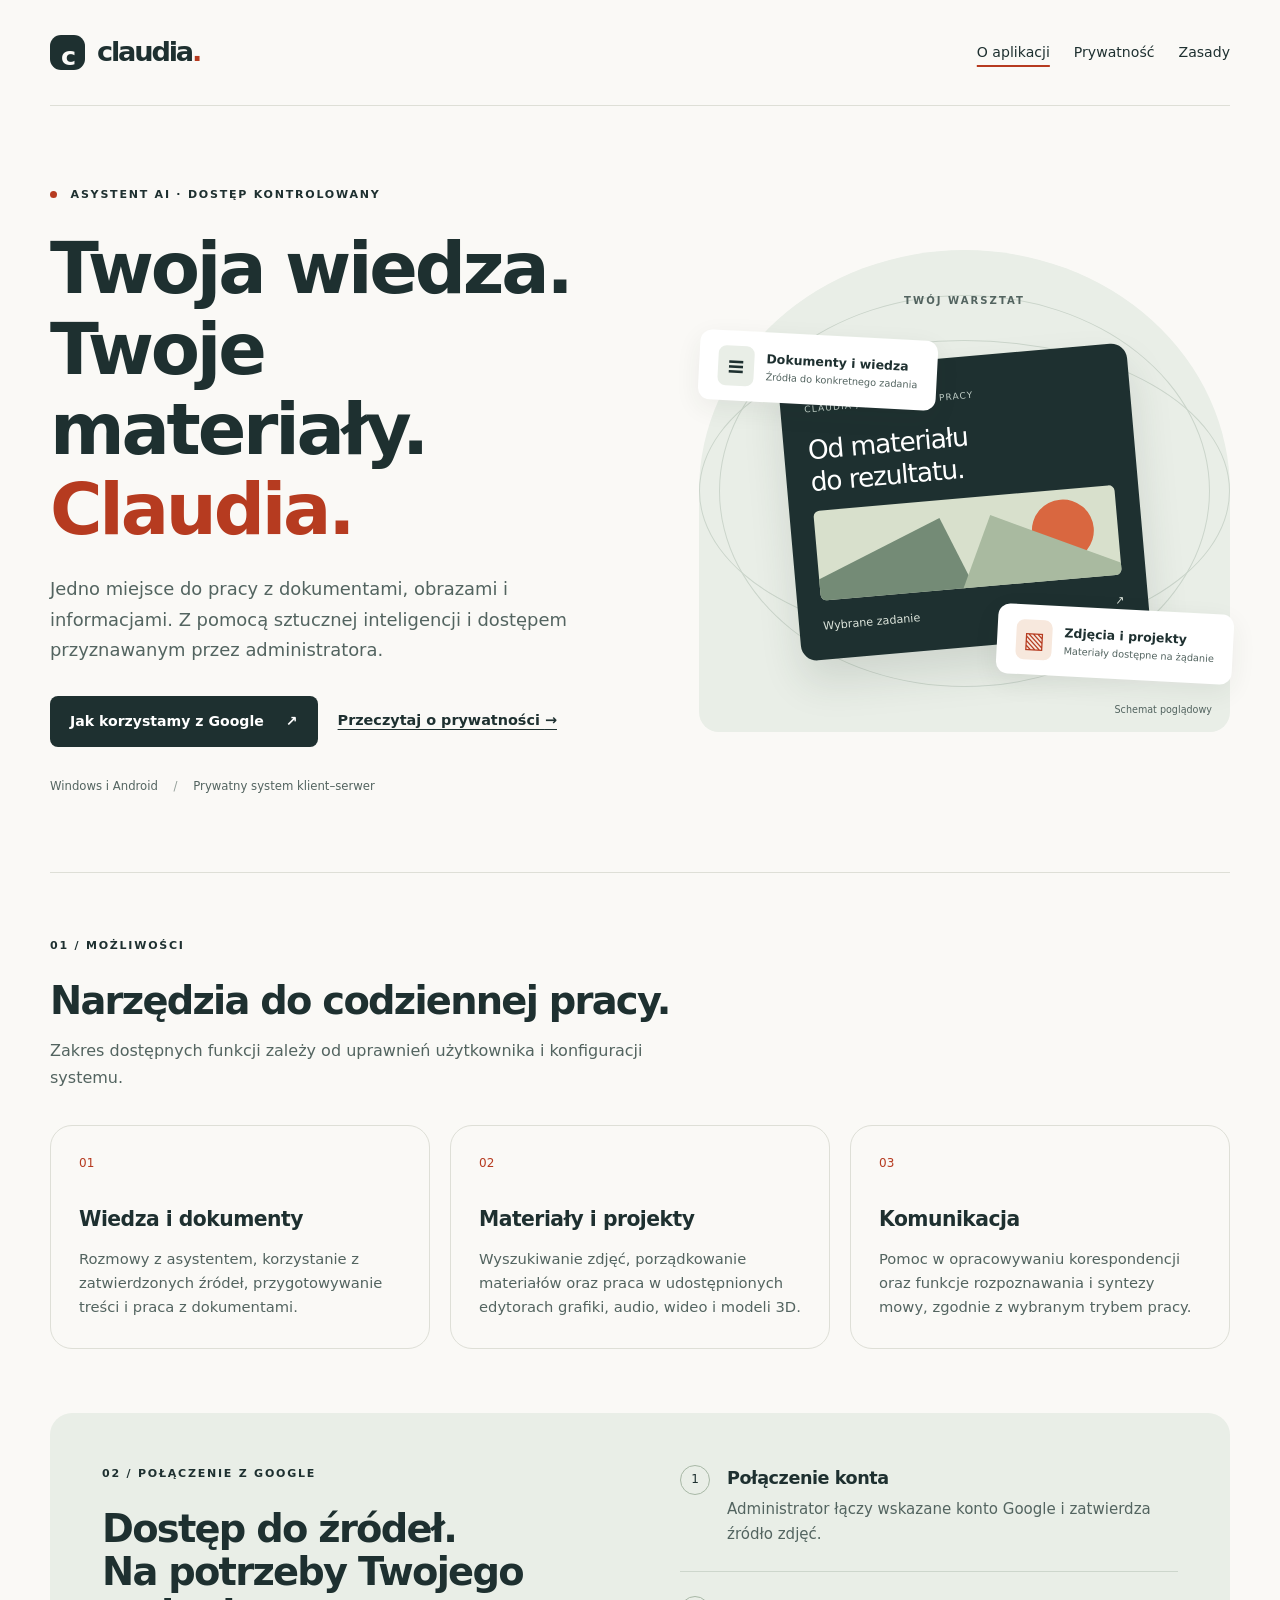
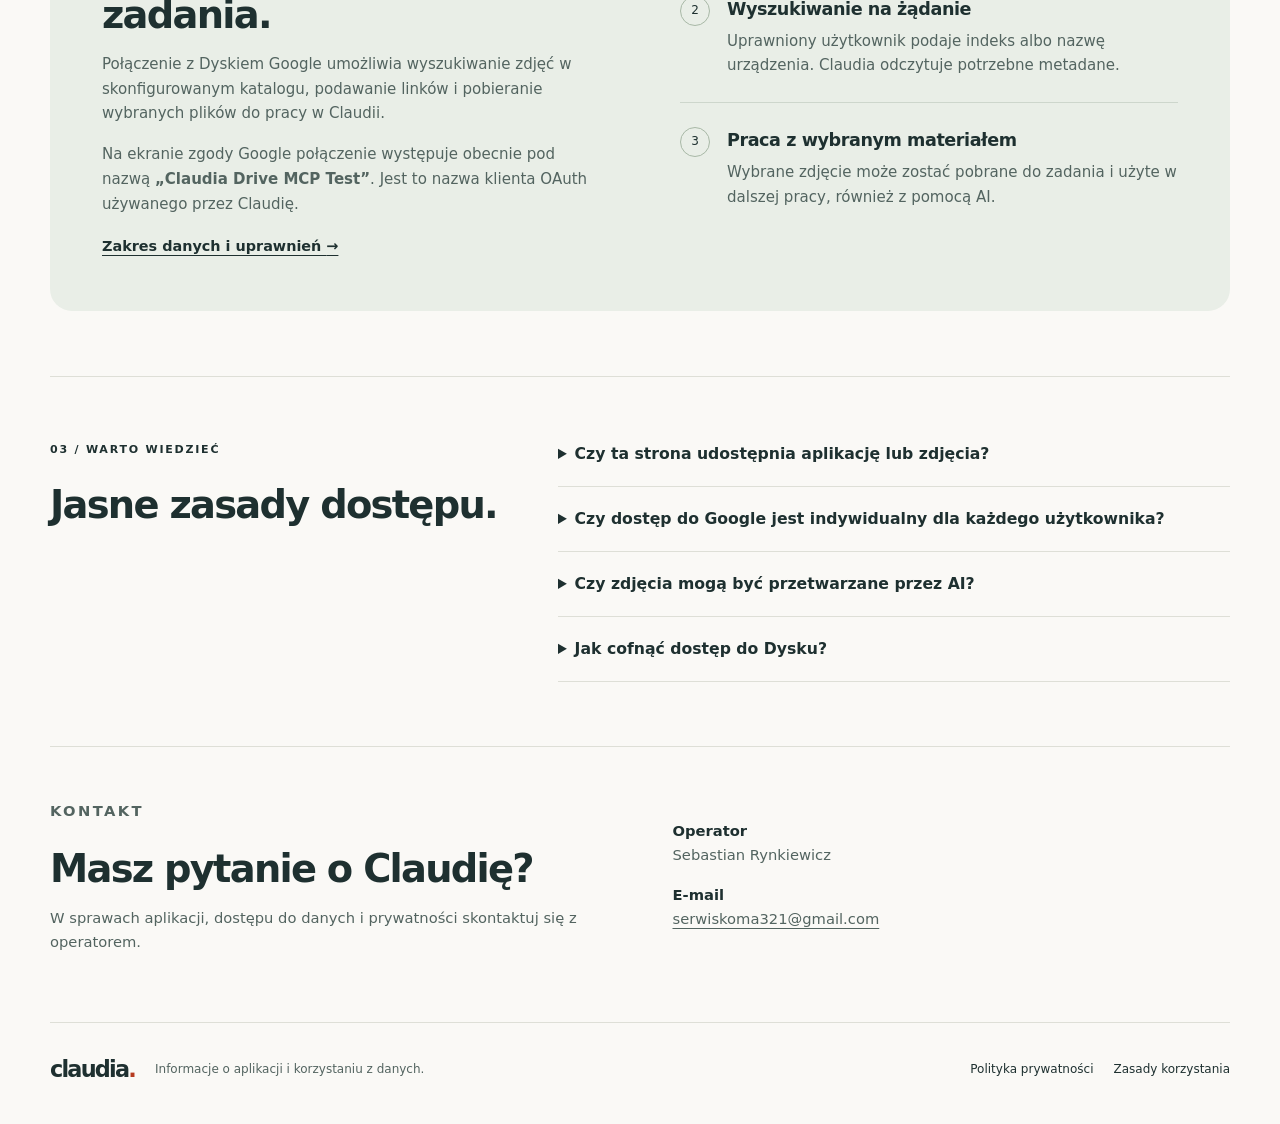
<file: index.html>
<!doctype html>
<html lang="pl">
<head>
  <meta name="google-site-verification" content="kYJzT67kW9mYRJYaDHBCtTUzQ3jvNzrAke8w7SSgJGE" />
  <meta charset="utf-8">
  <meta name="viewport" content="width=device-width, initial-scale=1">
  <meta name="description" content="Claudia — prywatny asystent AI do pracy z wiedzą, dokumentami i materiałami. Informacje o aplikacji i połączeniu z Dyskiem Google.">
  
  <title>Claudia — wiedza i materiały w jednym miejscu</title>
  <link rel="stylesheet" href="styles.css">
</head>
<body>
  <a class="skip" href="#tresc">Przejdź do treści</a>
  
  <header class="site-header wrap">
    <a class="brand" href="index.html" aria-label="Claudia — strona główna"><span class="brand-icon" aria-hidden="true">c</span>claudia<span class="brand-dot">.</span></a>
    <nav aria-label="Nawigacja główna"><a href="index.html" aria-current="page">O aplikacji</a><a href="prywatnosc.html">Prywatność</a><a href="warunki.html">Zasady</a></nav>
  </header>
  <main id="tresc">
    <section class="hero wrap">
      <div>
        <p class="eyebrow"><span class="status-dot" aria-hidden="true"></span> ASYSTENT AI · DOSTĘP KONTROLOWANY</p>
        <h1>Twoja wiedza.<br>Twoje materiały.<br><span>Claudia.</span></h1>
        <p class="lead">Jedno miejsce do pracy z dokumentami, obrazami i informacjami. Z pomocą sztucznej inteligencji i dostępem przyznawanym przez administratora.</p>
        <div class="actions"><a class="button" href="#google">Jak korzystamy z Google <span aria-hidden="true">↗</span></a><a class="text-link" href="prywatnosc.html">Przeczytaj o prywatności <span aria-hidden="true">→</span></a></div>
        <p class="hero-note">Windows i Android <span aria-hidden="true">/</span> Prywatny system klient–serwer</p>
      </div>
      <div class="illustration" aria-label="Schemat: źródła wiedzy i materiały trafiają do wybranego zadania w Claudii. Ilustracja, nie zrzut aplikacji." role="img">
        <div class="orbit orbit-one"></div><div class="orbit orbit-two"></div>
        <div class="illustration-title">TWÓJ WARSZTAT</div>
        <div class="source-card source-top"><span class="mini-icon" aria-hidden="true">≡</span><div>Dokumenty i wiedza<small>Źródła do konkretnego zadania</small></div></div>
        <div class="work-card"><span class="work-label">CLAUDIA / PRZESTRZEŃ PRACY</span><span class="work-heading">Od materiału<br>do rezultatu.</span><div class="abstract-image"><span></span><i></i><b></b></div><div class="work-bottom"><span>Wybrane zadanie</span><span aria-hidden="true">↗</span></div></div>
        <div class="source-card source-bottom"><span class="mini-icon orange" aria-hidden="true">▧</span><div>Zdjęcia i projekty<small>Materiały dostępne na żądanie</small></div></div>
        <span class="illustration-caption">Schemat poglądowy</span>
      </div>
    </section>
    <section class="section wrap" aria-labelledby="funkcje">
      <div class="section-heading"><p class="eyebrow">01 / MOŻLIWOŚCI</p><h2 id="funkcje">Narzędzia do codziennej pracy.</h2><p>Zakres dostępnych funkcji zależy od uprawnień użytkownika i konfiguracji systemu.</p></div>
      <div class="cards">
        <article class="card"><span class="card-number">01</span><h3>Wiedza i dokumenty</h3><p>Rozmowy z asystentem, korzystanie z zatwierdzonych źródeł, przygotowywanie treści i praca z dokumentami.</p></article>
        <article class="card"><span class="card-number">02</span><h3>Materiały i projekty</h3><p>Wyszukiwanie zdjęć, porządkowanie materiałów oraz praca w udostępnionych edytorach grafiki, audio, wideo i modeli 3D.</p></article>
        <article class="card"><span class="card-number">03</span><h3>Komunikacja</h3><p>Pomoc w opracowywaniu korespondencji oraz funkcje rozpoznawania i syntezy mowy, zgodnie z wybranym trybem pracy.</p></article>
      </div>
    </section>
    <section id="google" class="integration wrap" aria-labelledby="google-title">
      <div><p class="eyebrow">02 / POŁĄCZENIE Z GOOGLE</p><h2 id="google-title">Dostęp do źródeł.<br>Na potrzeby Twojego zadania.</h2><p>Połączenie z Dyskiem Google umożliwia wyszukiwanie zdjęć w skonfigurowanym katalogu, podawanie linków i pobieranie wybranych plików do pracy w Claudii.</p><p>Na ekranie zgody Google połączenie występuje obecnie pod nazwą <strong>„Claudia Drive MCP Test”</strong>. Jest to nazwa klienta OAuth używanego przez Claudię.</p><a class="text-link" href="prywatnosc.html#google-dane">Zakres danych i uprawnień <span aria-hidden="true">→</span></a></div>
      <ol class="steps"><li><span>1</span><div><h3>Połączenie konta</h3><p>Administrator łączy wskazane konto Google i zatwierdza źródło zdjęć.</p></div></li><li><span>2</span><div><h3>Wyszukiwanie na żądanie</h3><p>Uprawniony użytkownik podaje indeks albo nazwę urządzenia. Claudia odczytuje potrzebne metadane.</p></div></li><li><span>3</span><div><h3>Praca z wybranym materiałem</h3><p>Wybrane zdjęcie może zostać pobrane do zadania i użyte w dalszej pracy, również z pomocą AI.</p></div></li></ol>
    </section>
    <section class="section wrap faq" aria-labelledby="pytania"><div><p class="eyebrow">03 / WARTO WIEDZIEĆ</p><h2 id="pytania">Jasne zasady dostępu.</h2></div><div>
      <details><summary>Czy ta strona udostępnia aplikację lub zdjęcia?</summary><p>To strona informacyjna. Nie umożliwia logowania do Claudii ani przeglądania prywatnych projektów, korespondencji i plików z Dysku Google.</p></details>
      <details><summary>Czy dostęp do Google jest indywidualny dla każdego użytkownika?</summary><p>Opisane połączenie zdjęć korzysta ze wskazanego konta Google. Dostęp użytkowników Claudii jest nadawany osobno przez administratora aplikacji. Uprawnieni użytkownicy mogą otrzymywać materiały dostępne temu połączeniu w zatwierdzonym źródle.</p></details>
      <details><summary>Czy zdjęcia mogą być przetwarzane przez AI?</summary><p>Tak. Dane potrzebne do wykonania zadania, w tym wyniki wyszukiwania oraz wybrane załączniki, mogą być przekazywane do usług AI używanych przez Claudię. Szczegóły opisuje <a href="prywatnosc.html#odbiorcy">polityka prywatności</a>.</p></details>
      <details><summary>Jak cofnąć dostęp do Dysku?</summary><p>Właściciel połączonego konta może cofnąć zgodę w <a href="https://myaccount.google.com/connections">ustawieniach połączeń konta Google</a>. Nie usuwa to automatycznie plików wcześniej pobranych do Claudii.</p></details>
    </div></section>
    <section class="contact wrap" id="kontakt"><div><p class="eyebrow">KONTAKT</p><h2>Masz pytanie o Claudię?</h2><p>W sprawach aplikacji, dostępu do danych i prywatności skontaktuj się z operatorem.</p></div><div class="contact-data"><p><strong>Operator</strong><br>Sebastian Rynkiewicz</p><p><strong>E-mail</strong><br><a href="mailto:serwiskoma321@gmail.com">serwiskoma321@gmail.com</a></p></div></section>
  </main>
  <footer class="wrap"><a class="brand small" href="index.html">claudia<span class="brand-dot">.</span></a><p>Informacje o aplikacji i korzystaniu z danych.</p><nav aria-label="Dokumenty"><a href="prywatnosc.html">Polityka prywatności</a><a href="warunki.html">Zasady korzystania</a></nav></footer>
</body></html>
</file>
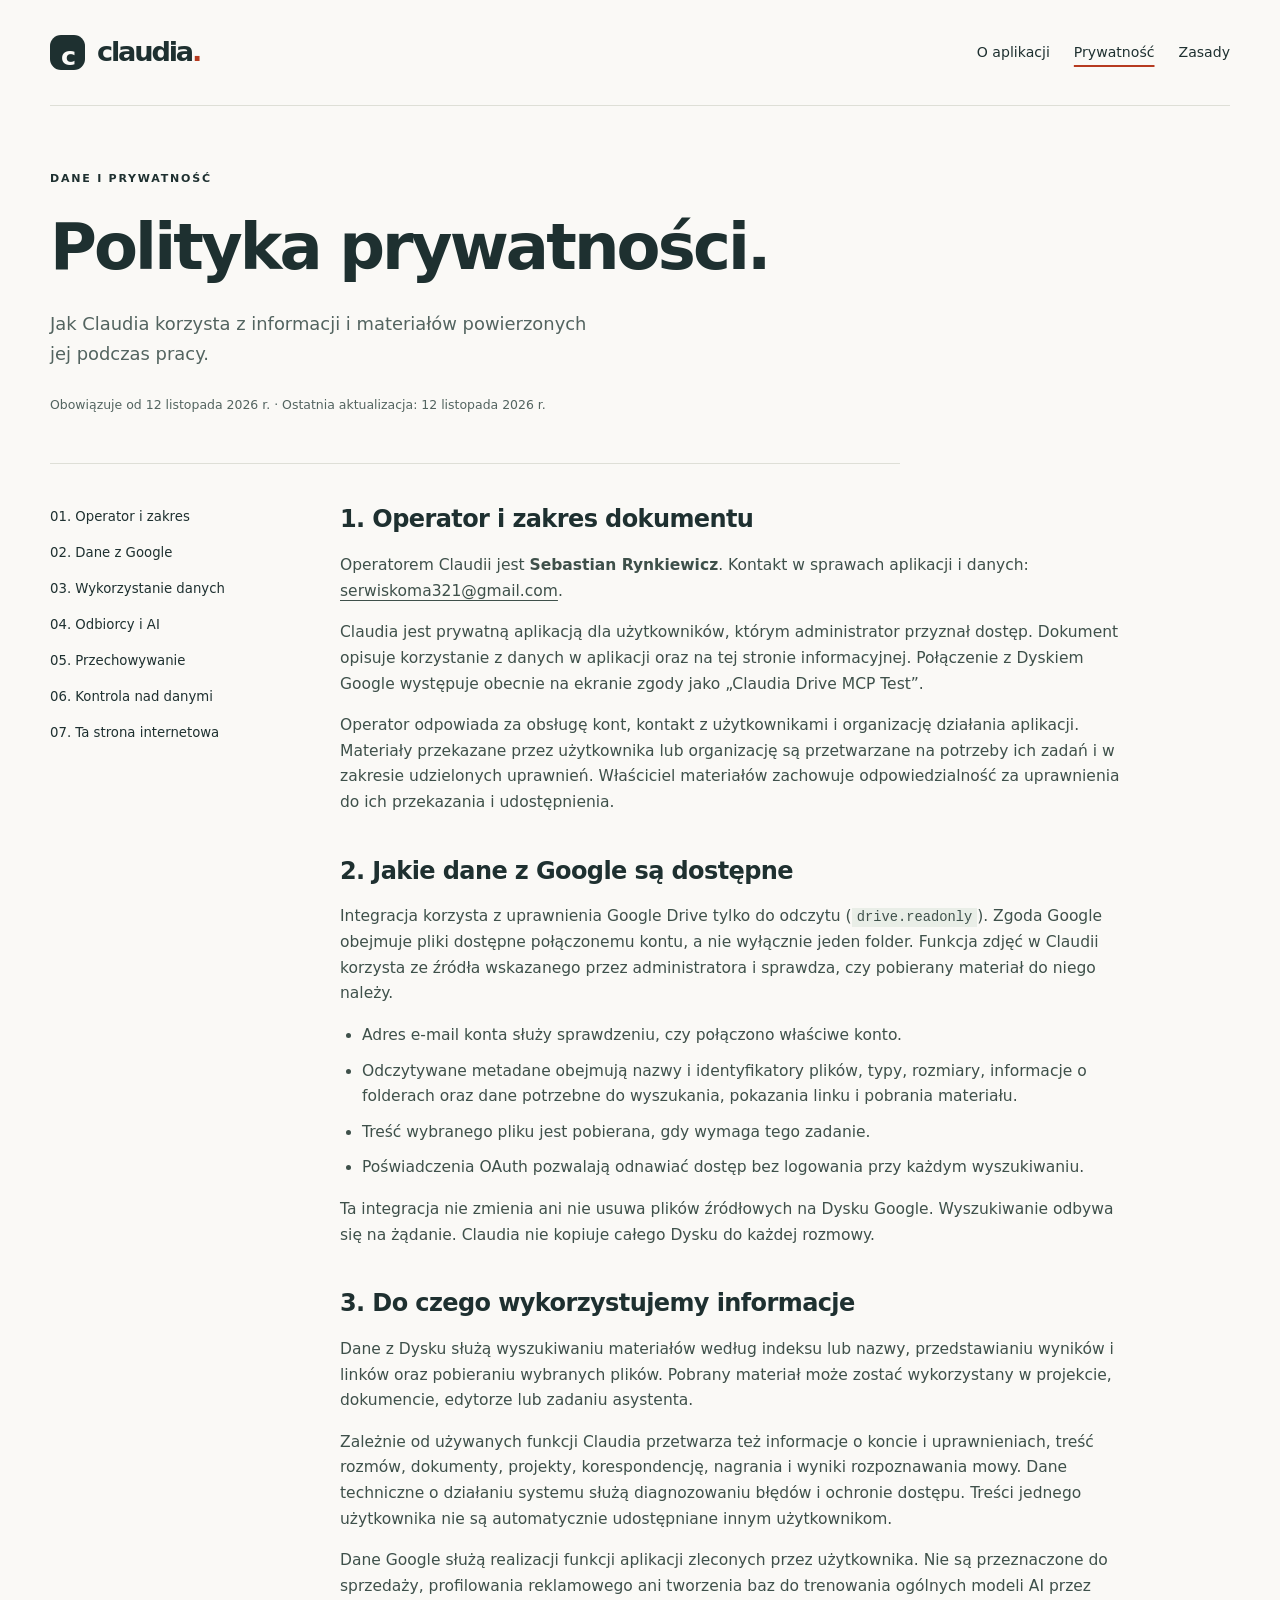
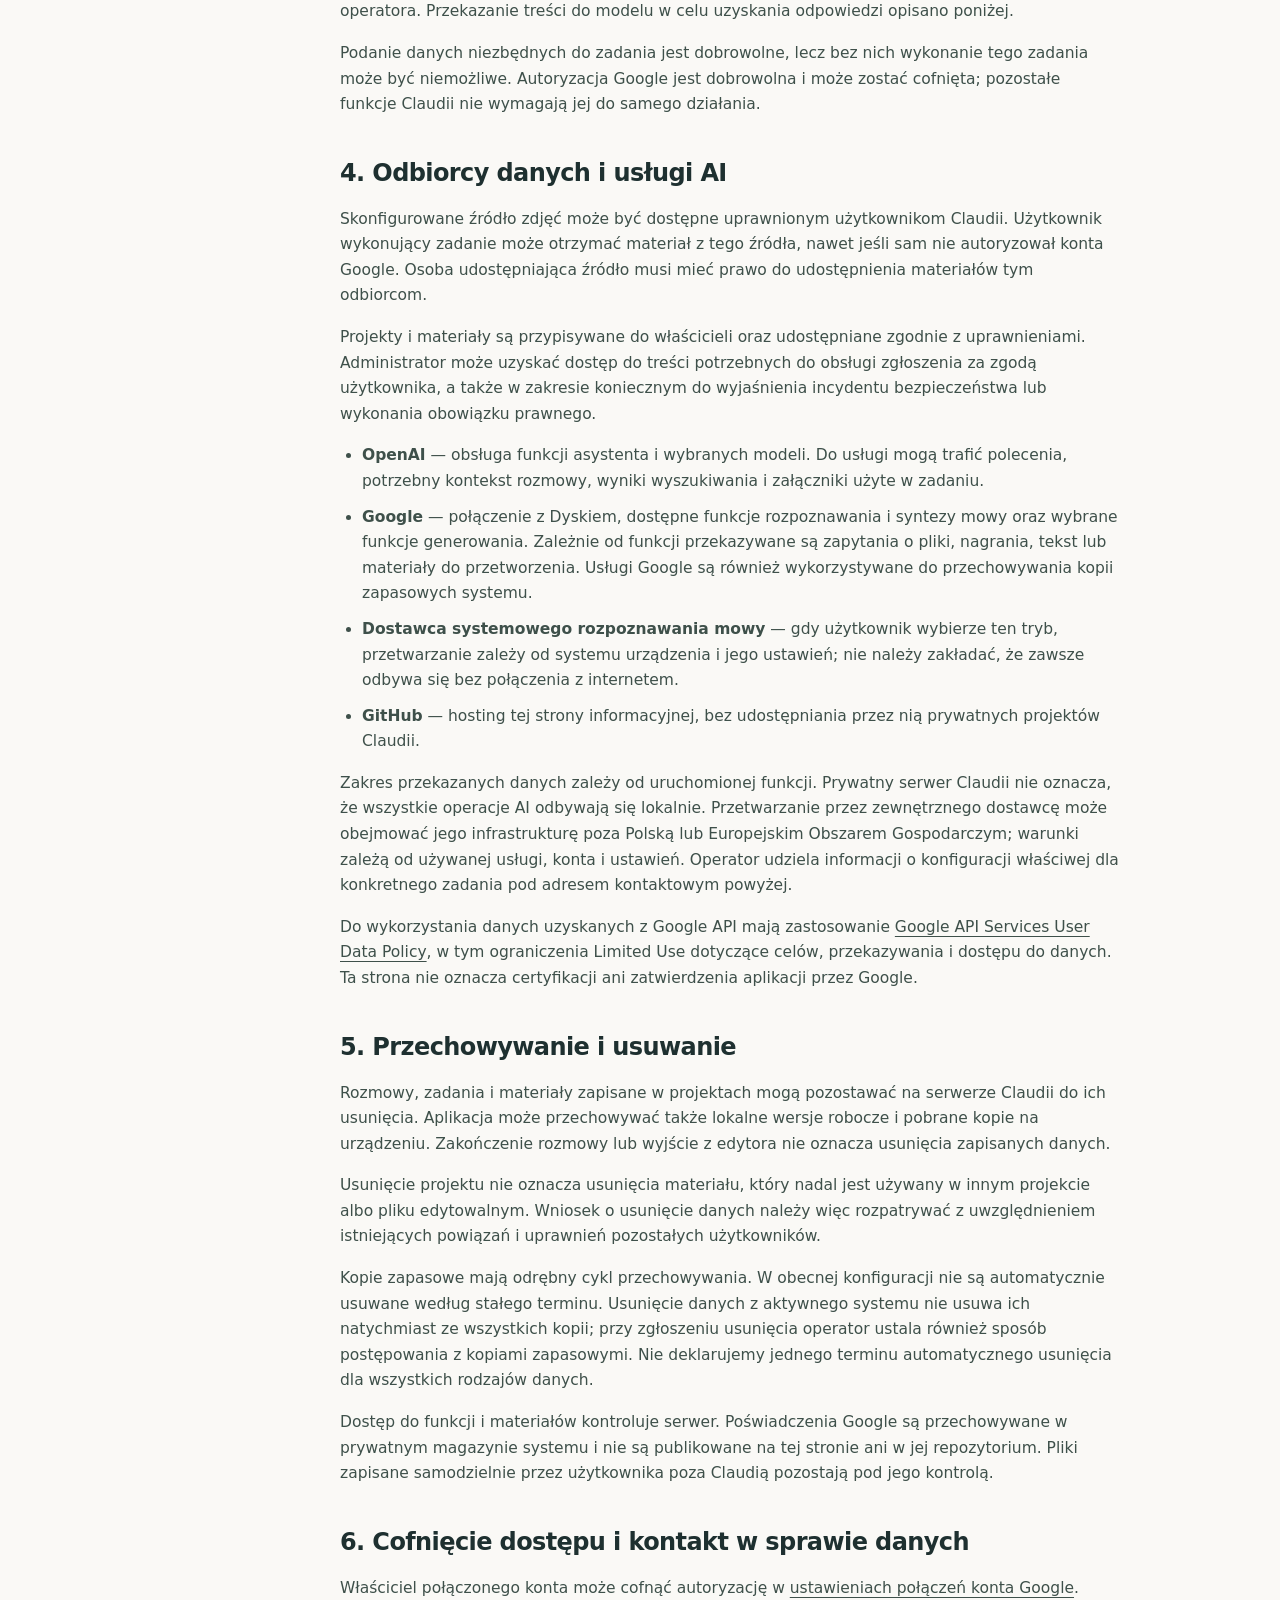
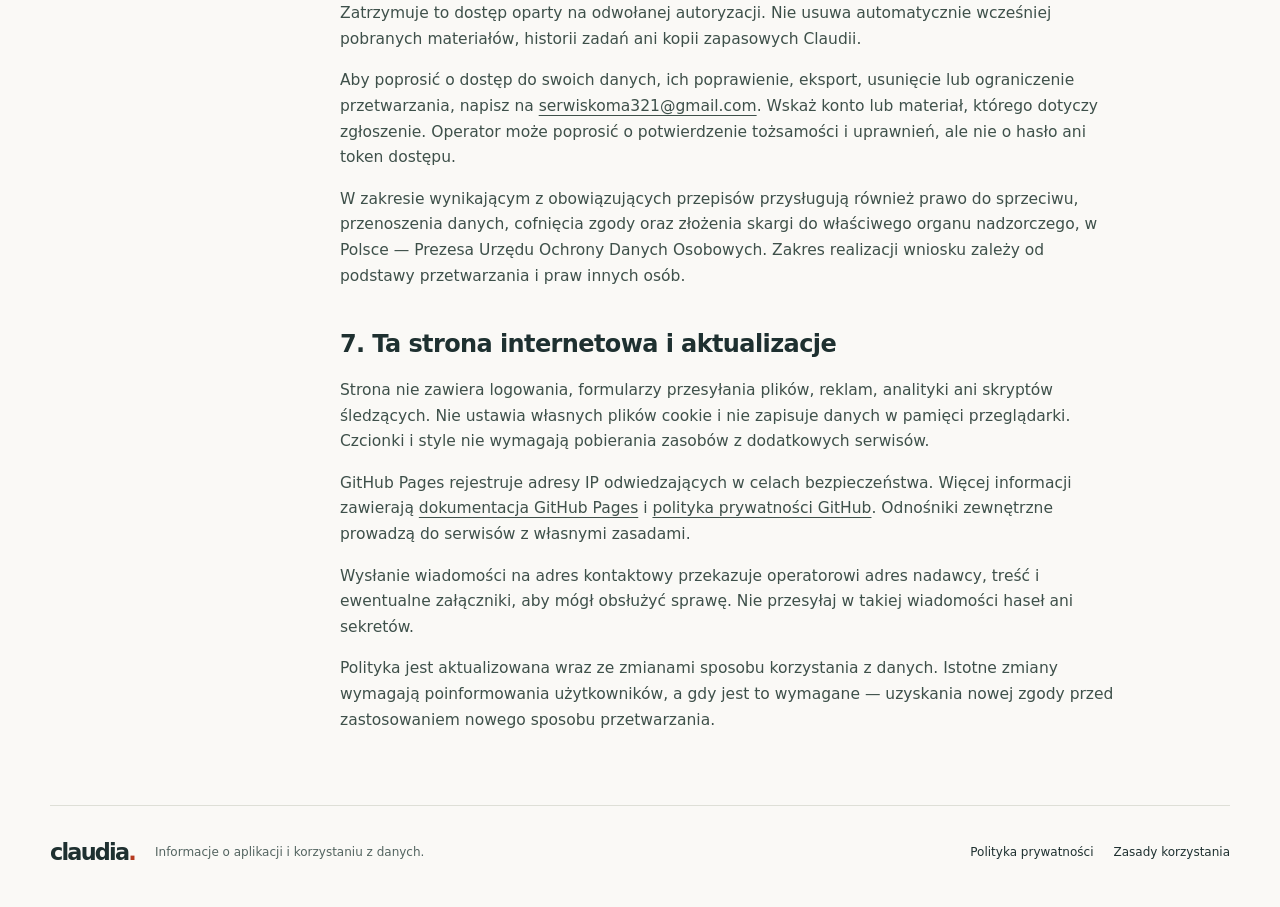
<file: prywatnosc.html>
<!doctype html>
<html lang="pl"><head><meta charset="utf-8"><meta name="viewport" content="width=device-width, initial-scale=1"><meta name="description" content="Polityka prywatności Claudii: dostęp do Google Drive, wykorzystanie materiałów w zadaniach, przechowywanie i kontakt."><title>Polityka prywatności — Claudia</title><link rel="stylesheet" href="styles.css"></head>
<body><a class="skip" href="#tresc">Przejdź do treści</a>
<header class="site-header wrap"><a class="brand" href="index.html"><span class="brand-icon" aria-hidden="true">c</span>claudia<span class="brand-dot">.</span></a><nav aria-label="Nawigacja główna"><a href="index.html">O aplikacji</a><a href="prywatnosc.html" aria-current="page">Prywatność</a><a href="warunki.html">Zasady</a></nav></header>
<main id="tresc" class="wrap document"><div class="document-heading"><p class="eyebrow">DANE I PRYWATNOŚĆ</p><h1>Polityka prywatności.</h1><p class="lead">Jak Claudia korzysta z informacji i materiałów powierzonych jej podczas pracy.</p><p class="meta">Obowiązuje od 12 listopada 2026 r. · Ostatnia aktualizacja: 12 listopada 2026 r.</p></div>
<div class="document-layout"><aside><nav aria-label="Spis treści"><a href="#operator">01. Operator i zakres</a><a href="#google-dane">02. Dane z Google</a><a href="#cele">03. Wykorzystanie danych</a><a href="#odbiorcy">04. Odbiorcy i AI</a><a href="#przechowywanie">05. Przechowywanie</a><a href="#kontrola">06. Kontrola nad danymi</a><a href="#strona">07. Ta strona internetowa</a></nav></aside><div class="prose">
<section id="operator"><h2>1. Operator i zakres dokumentu</h2>
<p>Operatorem Claudii jest <strong>Sebastian Rynkiewicz</strong>. Kontakt w sprawach aplikacji i danych: <a href="mailto:serwiskoma321@gmail.com">serwiskoma321@gmail.com</a>.</p>
<p>Claudia jest prywatną aplikacją dla użytkowników, którym administrator przyznał dostęp. Dokument opisuje korzystanie z danych w aplikacji oraz na tej stronie informacyjnej. Połączenie z Dyskiem Google występuje obecnie na ekranie zgody jako „Claudia Drive MCP Test”.</p>
<p>Operator odpowiada za obsługę kont, kontakt z użytkownikami i organizację działania aplikacji. Materiały przekazane przez użytkownika lub organizację są przetwarzane na potrzeby ich zadań i w zakresie udzielonych uprawnień. Właściciel materiałów zachowuje odpowiedzialność za uprawnienia do ich przekazania i udostępnienia.</p></section>
<section id="google-dane"><h2>2. Jakie dane z Google są dostępne</h2>
<p>Integracja korzysta z uprawnienia Google Drive tylko do odczytu (<code>drive.readonly</code>). Zgoda Google obejmuje pliki dostępne połączonemu kontu, a nie wyłącznie jeden folder. Funkcja zdjęć w Claudii korzysta ze źródła wskazanego przez administratora i sprawdza, czy pobierany materiał do niego należy.</p>
<ul><li>Adres e-mail konta służy sprawdzeniu, czy połączono właściwe konto.</li><li>Odczytywane metadane obejmują nazwy i identyfikatory plików, typy, rozmiary, informacje o folderach oraz dane potrzebne do wyszukania, pokazania linku i pobrania materiału.</li><li>Treść wybranego pliku jest pobierana, gdy wymaga tego zadanie.</li><li>Poświadczenia OAuth pozwalają odnawiać dostęp bez logowania przy każdym wyszukiwaniu.</li></ul>
<p>Ta integracja nie zmienia ani nie usuwa plików źródłowych na Dysku Google. Wyszukiwanie odbywa się na żądanie. Claudia nie kopiuje całego Dysku do każdej rozmowy.</p></section>
<section id="cele"><h2>3. Do czego wykorzystujemy informacje</h2>
<p>Dane z Dysku służą wyszukiwaniu materiałów według indeksu lub nazwy, przedstawianiu wyników i linków oraz pobieraniu wybranych plików. Pobrany materiał może zostać wykorzystany w projekcie, dokumencie, edytorze lub zadaniu asystenta.</p>
<p>Zależnie od używanych funkcji Claudia przetwarza też informacje o koncie i uprawnieniach, treść rozmów, dokumenty, projekty, korespondencję, nagrania i wyniki rozpoznawania mowy. Dane techniczne o działaniu systemu służą diagnozowaniu błędów i ochronie dostępu. Treści jednego użytkownika nie są automatycznie udostępniane innym użytkownikom.</p>
<p>Dane Google służą realizacji funkcji aplikacji zleconych przez użytkownika. Nie są przeznaczone do sprzedaży, profilowania reklamowego ani tworzenia baz do trenowania ogólnych modeli AI przez operatora. Przekazanie treści do modelu w celu uzyskania odpowiedzi opisano poniżej.</p>
<p>Podanie danych niezbędnych do zadania jest dobrowolne, lecz bez nich wykonanie tego zadania może być niemożliwe. Autoryzacja Google jest dobrowolna i może zostać cofnięta; pozostałe funkcje Claudii nie wymagają jej do samego działania.</p></section>
<section id="odbiorcy"><h2>4. Odbiorcy danych i usługi AI</h2>
<p>Skonfigurowane źródło zdjęć może być dostępne uprawnionym użytkownikom Claudii. Użytkownik wykonujący zadanie może otrzymać materiał z tego źródła, nawet jeśli sam nie autoryzował konta Google. Osoba udostępniająca źródło musi mieć prawo do udostępnienia materiałów tym odbiorcom.</p>
<p>Projekty i materiały są przypisywane do właścicieli oraz udostępniane zgodnie z uprawnieniami. Administrator może uzyskać dostęp do treści potrzebnych do obsługi zgłoszenia za zgodą użytkownika, a także w zakresie koniecznym do wyjaśnienia incydentu bezpieczeństwa lub wykonania obowiązku prawnego.</p>
<ul><li><strong>OpenAI</strong> — obsługa funkcji asystenta i wybranych modeli. Do usługi mogą trafić polecenia, potrzebny kontekst rozmowy, wyniki wyszukiwania i załączniki użyte w zadaniu.</li><li><strong>Google</strong> — połączenie z Dyskiem, dostępne funkcje rozpoznawania i syntezy mowy oraz wybrane funkcje generowania. Zależnie od funkcji przekazywane są zapytania o pliki, nagrania, tekst lub materiały do przetworzenia. Usługi Google są również wykorzystywane do przechowywania kopii zapasowych systemu.</li><li><strong>Dostawca systemowego rozpoznawania mowy</strong> — gdy użytkownik wybierze ten tryb, przetwarzanie zależy od systemu urządzenia i jego ustawień; nie należy zakładać, że zawsze odbywa się bez połączenia z internetem.</li><li><strong>GitHub</strong> — hosting tej strony informacyjnej, bez udostępniania przez nią prywatnych projektów Claudii.</li></ul>
<p>Zakres przekazanych danych zależy od uruchomionej funkcji. Prywatny serwer Claudii nie oznacza, że wszystkie operacje AI odbywają się lokalnie. Przetwarzanie przez zewnętrznego dostawcę może obejmować jego infrastrukturę poza Polską lub Europejskim Obszarem Gospodarczym; warunki zależą od używanej usługi, konta i ustawień. Operator udziela informacji o konfiguracji właściwej dla konkretnego zadania pod adresem kontaktowym powyżej.</p>
<p>Do wykorzystania danych uzyskanych z Google API mają zastosowanie <a href="https://developers.google.com/terms/api-services-user-data-policy">Google API Services User Data Policy</a>, w tym ograniczenia Limited Use dotyczące celów, przekazywania i dostępu do danych. Ta strona nie oznacza certyfikacji ani zatwierdzenia aplikacji przez Google.</p></section>
<section id="przechowywanie"><h2>5. Przechowywanie i usuwanie</h2>
<p>Rozmowy, zadania i materiały zapisane w projektach mogą pozostawać na serwerze Claudii do ich usunięcia. Aplikacja może przechowywać także lokalne wersje robocze i pobrane kopie na urządzeniu. Zakończenie rozmowy lub wyjście z edytora nie oznacza usunięcia zapisanych danych.</p>
<p>Usunięcie projektu nie oznacza usunięcia materiału, który nadal jest używany w innym projekcie albo pliku edytowalnym. Wniosek o usunięcie danych należy więc rozpatrywać z uwzględnieniem istniejących powiązań i uprawnień pozostałych użytkowników.</p>
<p>Kopie zapasowe mają odrębny cykl przechowywania. W obecnej konfiguracji nie są automatycznie usuwane według stałego terminu. Usunięcie danych z aktywnego systemu nie usuwa ich natychmiast ze wszystkich kopii; przy zgłoszeniu usunięcia operator ustala również sposób postępowania z kopiami zapasowymi. Nie deklarujemy jednego terminu automatycznego usunięcia dla wszystkich rodzajów danych.</p>
<p>Dostęp do funkcji i materiałów kontroluje serwer. Poświadczenia Google są przechowywane w prywatnym magazynie systemu i nie są publikowane na tej stronie ani w jej repozytorium. Pliki zapisane samodzielnie przez użytkownika poza Claudią pozostają pod jego kontrolą.</p></section>
<section id="kontrola"><h2>6. Cofnięcie dostępu i kontakt w sprawie danych</h2>
<p>Właściciel połączonego konta może cofnąć autoryzację w <a href="https://myaccount.google.com/connections">ustawieniach połączeń konta Google</a>. Zatrzymuje to dostęp oparty na odwołanej autoryzacji. Nie usuwa automatycznie wcześniej pobranych materiałów, historii zadań ani kopii zapasowych Claudii.</p>
<p>Aby poprosić o dostęp do swoich danych, ich poprawienie, eksport, usunięcie lub ograniczenie przetwarzania, napisz na <a href="mailto:serwiskoma321@gmail.com">serwiskoma321@gmail.com</a>. Wskaż konto lub materiał, którego dotyczy zgłoszenie. Operator może poprosić o potwierdzenie tożsamości i uprawnień, ale nie o hasło ani token dostępu.</p>
<p>W zakresie wynikającym z obowiązujących przepisów przysługują również prawo do sprzeciwu, przenoszenia danych, cofnięcia zgody oraz złożenia skargi do właściwego organu nadzorczego, w Polsce — Prezesa Urzędu Ochrony Danych Osobowych. Zakres realizacji wniosku zależy od podstawy przetwarzania i praw innych osób.</p></section>
<section id="strona"><h2>7. Ta strona internetowa i aktualizacje</h2>
<p>Strona nie zawiera logowania, formularzy przesyłania plików, reklam, analityki ani skryptów śledzących. Nie ustawia własnych plików cookie i nie zapisuje danych w pamięci przeglądarki. Czcionki i style nie wymagają pobierania zasobów z dodatkowych serwisów.</p>
<p>GitHub Pages rejestruje adresy IP odwiedzających w celach bezpieczeństwa. Więcej informacji zawierają <a href="https://docs.github.com/en/pages/getting-started-with-github-pages/what-is-github-pages#data-collection">dokumentacja GitHub Pages</a> i <a href="https://docs.github.com/en/site-policy/privacy-policies/github-general-privacy-statement">polityka prywatności GitHub</a>. Odnośniki zewnętrzne prowadzą do serwisów z własnymi zasadami.</p>
<p>Wysłanie wiadomości na adres kontaktowy przekazuje operatorowi adres nadawcy, treść i ewentualne załączniki, aby mógł obsłużyć sprawę. Nie przesyłaj w takiej wiadomości haseł ani sekretów.</p>
<p>Polityka jest aktualizowana wraz ze zmianami sposobu korzystania z danych. Istotne zmiany wymagają poinformowania użytkowników, a gdy jest to wymagane — uzyskania nowej zgody przed zastosowaniem nowego sposobu przetwarzania.</p></section>
</div></div></main><footer class="wrap"><a class="brand small" href="index.html">claudia<span class="brand-dot">.</span></a><p>Informacje o aplikacji i korzystaniu z danych.</p><nav aria-label="Dokumenty"><a href="prywatnosc.html">Polityka prywatności</a><a href="warunki.html">Zasady korzystania</a></nav></footer></body></html>
</file>
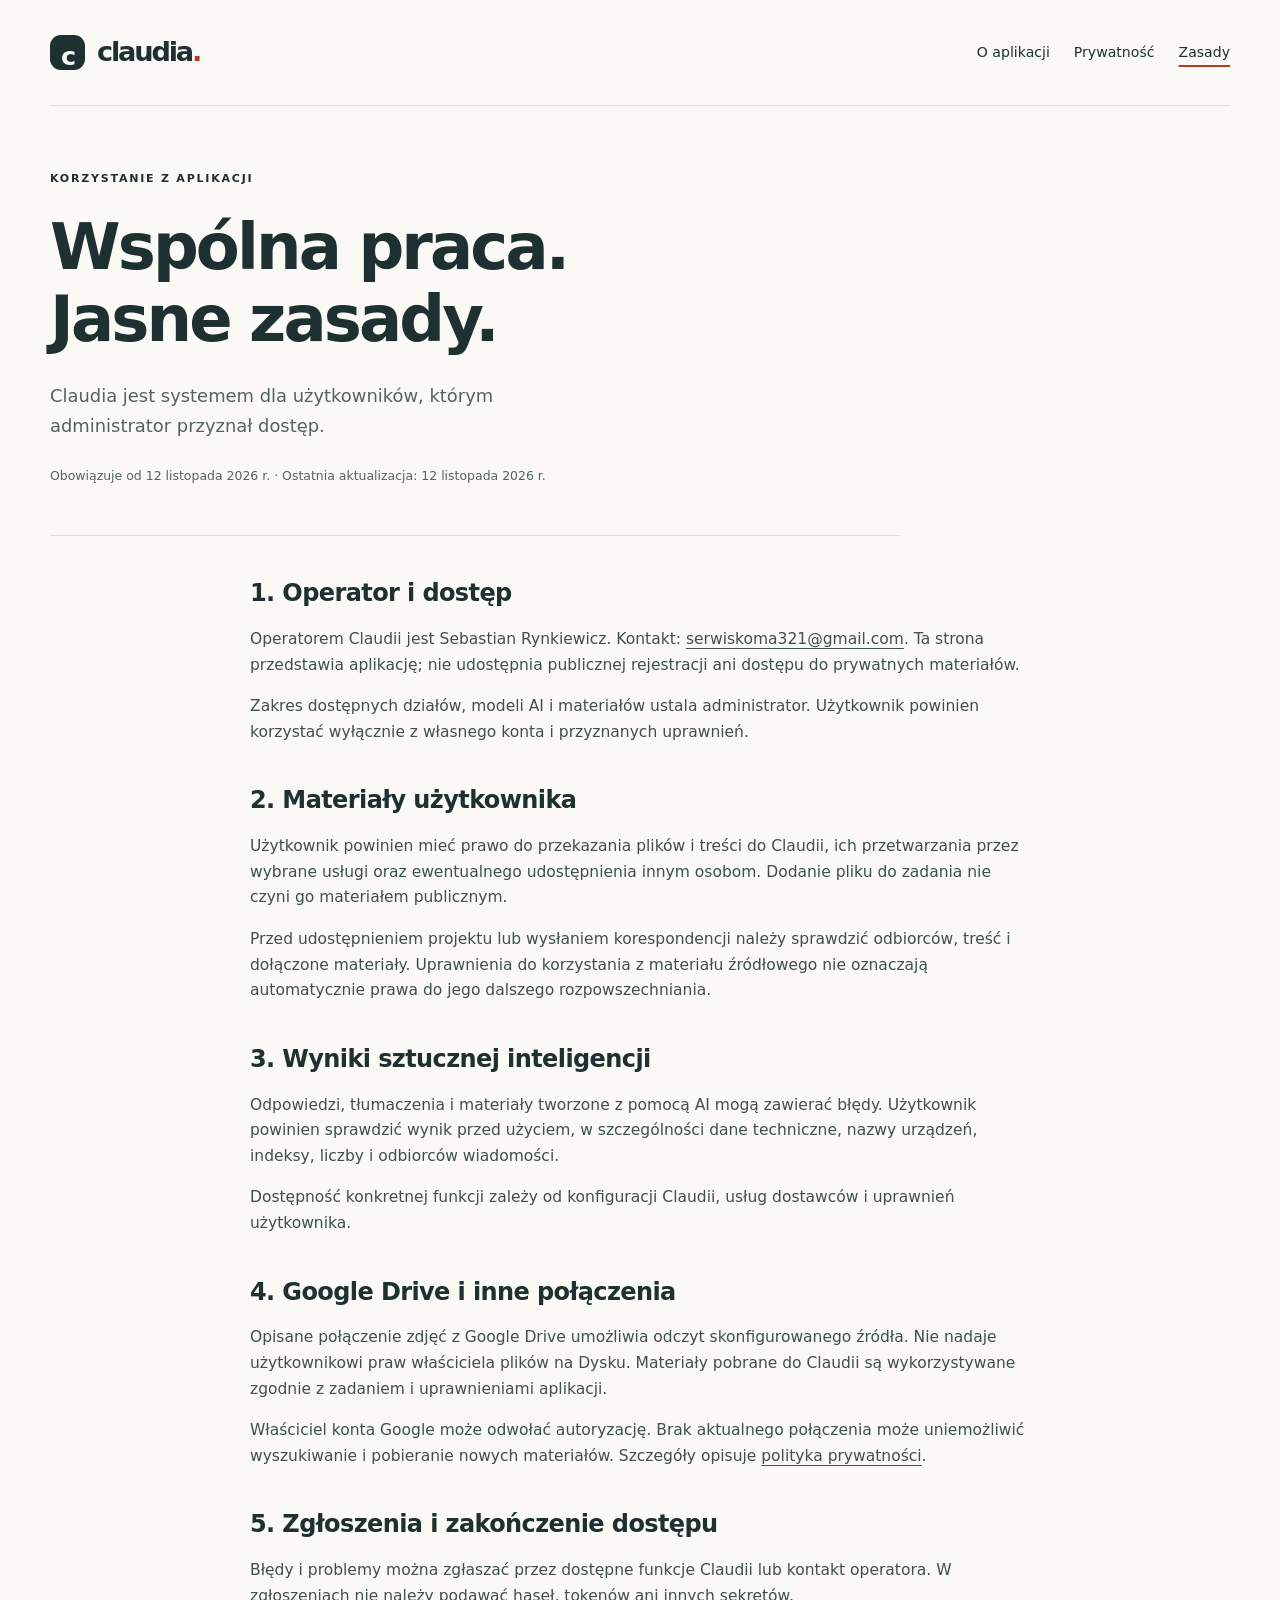
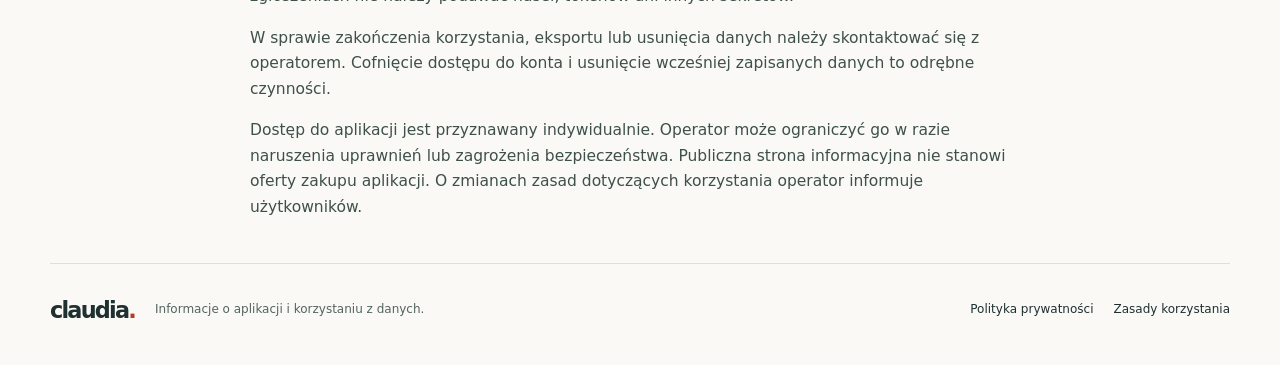
<file: warunki.html>
<!doctype html>
<html lang="pl"><head><meta charset="utf-8"><meta name="viewport" content="width=device-width, initial-scale=1"><meta name="description" content="Zasady korzystania z prywatnej aplikacji Claudia i jej integracji z Google Drive."><title>Zasady korzystania — Claudia</title><link rel="stylesheet" href="styles.css"></head>
<body><a class="skip" href="#tresc">Przejdź do treści</a><header class="site-header wrap"><a class="brand" href="index.html"><span class="brand-icon" aria-hidden="true">c</span>claudia<span class="brand-dot">.</span></a><nav aria-label="Nawigacja główna"><a href="index.html">O aplikacji</a><a href="prywatnosc.html">Prywatność</a><a href="warunki.html" aria-current="page">Zasady</a></nav></header>
<main id="tresc" class="wrap document"><div class="document-heading"><p class="eyebrow">KORZYSTANIE Z APLIKACJI</p><h1>Wspólna praca.<br>Jasne zasady.</h1><p class="lead">Claudia jest systemem dla użytkowników, którym administrator przyznał dostęp.</p><p class="meta">Obowiązuje od 12 listopada 2026 r. · Ostatnia aktualizacja: 12 listopada 2026 r.</p></div><div class="prose narrow">
<section><h2>1. Operator i dostęp</h2><p>Operatorem Claudii jest Sebastian Rynkiewicz. Kontakt: <a href="mailto:serwiskoma321@gmail.com">serwiskoma321@gmail.com</a>. Ta strona przedstawia aplikację; nie udostępnia publicznej rejestracji ani dostępu do prywatnych materiałów.</p><p>Zakres dostępnych działów, modeli AI i materiałów ustala administrator. Użytkownik powinien korzystać wyłącznie z własnego konta i przyznanych uprawnień.</p></section>
<section><h2>2. Materiały użytkownika</h2><p>Użytkownik powinien mieć prawo do przekazania plików i treści do Claudii, ich przetwarzania przez wybrane usługi oraz ewentualnego udostępnienia innym osobom. Dodanie pliku do zadania nie czyni go materiałem publicznym.</p><p>Przed udostępnieniem projektu lub wysłaniem korespondencji należy sprawdzić odbiorców, treść i dołączone materiały. Uprawnienia do korzystania z materiału źródłowego nie oznaczają automatycznie prawa do jego dalszego rozpowszechniania.</p></section>
<section><h2>3. Wyniki sztucznej inteligencji</h2><p>Odpowiedzi, tłumaczenia i materiały tworzone z pomocą AI mogą zawierać błędy. Użytkownik powinien sprawdzić wynik przed użyciem, w szczególności dane techniczne, nazwy urządzeń, indeksy, liczby i odbiorców wiadomości.</p><p>Dostępność konkretnej funkcji zależy od konfiguracji Claudii, usług dostawców i uprawnień użytkownika.</p></section>
<section><h2>4. Google Drive i inne połączenia</h2><p>Opisane połączenie zdjęć z Google Drive umożliwia odczyt skonfigurowanego źródła. Nie nadaje użytkownikowi praw właściciela plików na Dysku. Materiały pobrane do Claudii są wykorzystywane zgodnie z zadaniem i uprawnieniami aplikacji.</p><p>Właściciel konta Google może odwołać autoryzację. Brak aktualnego połączenia może uniemożliwić wyszukiwanie i pobieranie nowych materiałów. Szczegóły opisuje <a href="prywatnosc.html">polityka prywatności</a>.</p></section>
<section><h2>5. Zgłoszenia i zakończenie dostępu</h2><p>Błędy i problemy można zgłaszać przez dostępne funkcje Claudii lub kontakt operatora. W zgłoszeniach nie należy podawać haseł, tokenów ani innych sekretów.</p><p>W sprawie zakończenia korzystania, eksportu lub usunięcia danych należy skontaktować się z operatorem. Cofnięcie dostępu do konta i usunięcie wcześniej zapisanych danych to odrębne czynności.</p><p>Dostęp do aplikacji jest przyznawany indywidualnie. Operator może ograniczyć go w razie naruszenia uprawnień lub zagrożenia bezpieczeństwa. Publiczna strona informacyjna nie stanowi oferty zakupu aplikacji. O zmianach zasad dotyczących korzystania operator informuje użytkowników.</p></section>
</div></main><footer class="wrap"><a class="brand small" href="index.html">claudia<span class="brand-dot">.</span></a><p>Informacje o aplikacji i korzystaniu z danych.</p><nav aria-label="Dokumenty"><a href="prywatnosc.html">Polityka prywatności</a><a href="warunki.html">Zasady korzystania</a></nav></footer></body></html>
</file>
<file: styles.css>
@charset "UTF-8";
.illustration .orbit{transform:none}
:root{--paper:#faf9f6;--ink:#1e3030;--muted:#536460;--accent:#b63b20;--line:#dedfd7;--mint:#e9eee7;--white:#fff;--radius:22px}
*{box-sizing:border-box}html{scroll-behavior:smooth;scroll-padding-top:24px}body{margin:0;background:var(--paper);color:var(--ink);font-family:system-ui,-apple-system,"Segoe UI",sans-serif;font-size:16px;line-height:1.65}a{color:inherit;text-underline-offset:4px}a:hover{color:var(--accent)}a:focus-visible,summary:focus-visible{outline:3px solid var(--accent);outline-offset:5px;border-radius:3px}p{margin:0 0 1rem}h1,h2,h3{line-height:1.12;letter-spacing:-.045em;margin:0 0 1rem}h1{font-size:clamp(2.9rem,5.6vw,5.1rem);font-weight:650}h2{font-size:clamp(2rem,3vw,2.8rem);font-weight:620}h3{font-size:1.27rem;font-weight:650;letter-spacing:-.025em}.wrap{width:min(1180px,calc(100% - 80px));margin-inline:auto}.skip{position:absolute;top:-100px;left:20px;z-index:10;background:var(--ink);color:#fff;padding:12px}.skip:focus{top:12px}.draft{background:#f4e7d1;color:#594118;padding:9px 24px;font-size:.8rem;text-align:center}.site-header{min-height:106px;display:flex;align-items:center;justify-content:space-between;gap:25px;border-bottom:1px solid var(--line)}.brand{display:inline-flex;align-items:center;font-size:1.7rem;font-weight:750;letter-spacing:-.08em;text-decoration:none}.brand-icon{display:grid;place-items:center;width:35px;height:35px;background:var(--ink);color:var(--paper);border-radius:11px;margin-right:12px;font-size:1.6rem;padding-bottom:3px}.brand-dot{color:var(--accent)}nav{display:flex;flex-wrap:wrap;gap:24px;font-size:.88rem}nav a{text-decoration:none}nav a[aria-current]{text-decoration:underline;text-decoration-color:var(--accent);text-decoration-thickness:2px;text-underline-offset:8px}.hero{display:grid;grid-template-columns:1.1fr 1fr;gap:65px;align-items:center;padding-block:80px 76px}.eyebrow{font-size:.69rem;letter-spacing:.16em;font-weight:750;margin-bottom:24px}.status-dot{display:inline-block;width:7px;height:7px;background:var(--accent);border-radius:50%;margin-right:8px}h1 span{color:var(--accent)}.lead{color:var(--muted);font-size:1.12rem;line-height:1.7;max-width:540px;margin-block:25px}.actions{display:flex;flex-wrap:wrap;gap:20px;align-items:center;margin-top:30px}.button{display:inline-flex;align-items:center;gap:22px;padding:14px 20px;background:var(--ink);color:var(--white);border-radius:8px;text-decoration:none;font-size:.88rem;font-weight:600}.button:hover{background:#344b45;color:white}.text-link{font-size:.9rem;font-weight:650}.hero-note{font-size:.73rem;color:var(--muted);margin:30px 0 0}.hero-note span{margin-inline:12px;color:#939f99}.illustration{position:relative;height:482px;background:var(--mint);border-radius:50% 50% 20px 20px;isolation:isolate}.illustration-title{position:absolute;top:43px;left:0;right:0;text-align:center;color:var(--muted);font-size:.63rem;letter-spacing:.2em;font-weight:700}.orbit{position:absolute;inset:45px 20px;border:1px solid #cbd5cb;border-radius:50%;z-index:-1;transform:rotate(30deg)}.orbit-two{inset:90px 0;transform:rotate(-30deg)}.work-card{position:absolute;top:107px;left:17%;width:66%;background:var(--ink);color:#fff;border-radius:16px;padding:24px;box-shadow:0 22px 40px #253e3022;transform:rotate(-5deg)}.work-label{font-size:.56rem;letter-spacing:.13em;color:#c0cec7}.work-heading{display:block;font-size:1.65rem;line-height:1.18;letter-spacing:-.04em;margin:14px 0}.abstract-image{position:relative;height:90px;background:#d8e0cc;border-radius:6px;overflow:hidden}.abstract-image span{position:absolute;border-radius:50%;width:62px;height:62px;background:#d96740;right:24px;top:10px}.abstract-image i{position:absolute;width:160px;height:75px;background:#748b76;transform:rotate(-22deg);left:-15px;bottom:-30px}.abstract-image b{position:absolute;width:190px;height:95px;background:#a9baa0;transform:rotate(25deg);right:-35px;bottom:-60px}.work-bottom{display:flex;justify-content:space-between;margin-top:17px;font-size:.7rem;color:#dbe3da}.source-card{display:flex;align-items:center;gap:12px;position:absolute;z-index:2;border-radius:12px;background:var(--white);padding:15px 19px;box-shadow:0 8px 26px #26392e12;font-size:.78rem;font-weight:650}.source-card small{display:block;color:var(--muted);font-size:.61rem;font-weight:400}.source-top{top:85px;left:0;transform:rotate(3deg)}.source-bottom{bottom:53px;right:-3px;transform:rotate(3deg)}.mini-icon{display:grid;place-items:center;font-size:1.4rem;background:var(--mint);border-radius:8px;width:36px;height:40px}.mini-icon.orange{color:var(--accent);background:#f7e8dd}.illustration-caption{position:absolute;bottom:14px;right:18px;font-size:.6rem;color:var(--muted)}.section{padding-block:64px;border-top:1px solid var(--line)}.section-heading{max-width:670px}.section-heading>p:last-child{color:var(--muted)}.cards{display:grid;grid-template-columns:repeat(3,1fr);gap:20px;margin-top:34px}.card{border:1px solid var(--line);padding:28px;border-radius:var(--radius)}.card-number{display:block;color:var(--accent);font-size:.75rem;margin-bottom:34px}.card p{color:var(--muted);font-size:.92rem;margin:0}.integration{display:grid;grid-template-columns:1fr 1fr;gap:80px;background:var(--mint);padding:52px;border-radius:var(--radius);margin-bottom:65px}.integration p:not(.eyebrow){font-size:.94rem;color:var(--muted)}.steps{list-style:none;margin:0;padding:0}.steps li{display:flex;gap:17px;border-bottom:1px solid #cdd6cc;padding:24px 0}.steps li:first-child{padding-top:0}.steps li:last-child{border:0;padding-bottom:0}.steps li>span{flex-shrink:0;width:30px;height:30px;border:1px solid #a8b8a6;border-radius:50%;display:grid;place-items:center;font-size:.75rem}.steps h3{font-size:1.1rem;margin:4px 0 9px}.steps p{margin:0}.faq{display:grid;grid-template-columns:.8fr 1.2fr;gap:60px}.faq details{padding:19px 0;border-bottom:1px solid var(--line)}.faq details:first-child{padding-top:0}.faq summary{cursor:pointer;font-size:.98rem;font-weight:600;padding-right:10px}.faq details p{margin:15px 0 0;color:var(--muted);font-size:.92rem}.contact{border-top:1px solid var(--line);padding-block:52px;display:grid;grid-template-columns:1fr 1fr;gap:65px}.contact p{color:var(--muted);font-size:.92rem}.contact-data{padding-top:20px}.contact-data strong{color:var(--ink)}mark{background:#f4e7d1;color:#594118;padding:2px 4px;overflow-wrap:anywhere}footer{display:flex;align-items:center;flex-wrap:wrap;gap:20px;border-top:1px solid var(--line);padding-block:28px 36px}footer p{font-size:.75rem;color:var(--muted);margin:0;flex:1}footer nav{font-size:.75rem;gap:20px}.brand.small{font-size:1.4rem}.document{padding-top:64px}.document-heading{max-width:850px;border-bottom:1px solid var(--line);padding-bottom:32px}.document h1{font-size:clamp(2.5rem,5vw,4.4rem);overflow-wrap:anywhere}.meta{color:var(--muted);font-size:.78rem}.document-layout{display:grid;grid-template-columns:225px minmax(0,1fr);gap:65px;padding-top:42px}.document aside nav{display:flex;flex-direction:column;gap:14px;position:sticky;top:24px;font-size:.83rem}.prose{max-width:780px;overflow-wrap:anywhere}.prose section{margin-bottom:42px;scroll-margin-top:25px}.prose h2{font-size:1.5rem;letter-spacing:-.025em;margin-bottom:20px}.prose p,.prose li{font-size:.97rem;color:#3e504a}.prose ul{padding-left:22px}.prose li{margin-bottom:10px}.prose code{font-size:.86rem;background:var(--mint);padding:2px 5px}.prose .review{border-left:3px solid #b77d29;background:#f4ecdd;color:#604919;padding:15px 18px;font-size:.87rem}.narrow{margin:44px auto 0}.document+footer{margin-top:30px}
@media(max-width:1000px){.wrap{width:calc(100% - 48px)}.hero{gap:30px;padding-top:50px}.illustration{height:440px}.source-card{padding:12px;max-width:92%}.integration{gap:32px;padding:32px}.document-layout{gap:30px;grid-template-columns:180px minmax(0,1fr)}.actions{gap:16px}.card{padding:22px}}
@media(max-width:720px){.wrap{width:calc(100% - 36px)}.draft{font-size:.72rem;padding:9px 16px}.site-header{min-height:96px;flex-wrap:wrap;gap:12px;padding-block:18px}.brand{font-size:1.5rem}nav{gap:17px;font-size:.8rem}.hero{grid-template-columns:1fr;gap:36px;padding-block:42px}.hero h1{font-size:clamp(2.9rem,10vw,4.5rem)}.lead{font-size:1rem}.hero-note{margin-top:24px}.illustration{width:min(420px,100%);height:420px;justify-self:center}.work-card{top:95px}.source-top{top:72px}.source-bottom{bottom:40px;right:0}.illustration-title{top:30px}.section{padding-block:40px}.cards{grid-template-columns:1fr;gap:14px;margin-top:24px}.card{padding:24px}.card-number{margin-bottom:20px}.integration{grid-template-columns:1fr;padding:28px;gap:30px;margin-bottom:40px}.faq,.contact{grid-template-columns:1fr;gap:20px}.contact{padding-block:35px}.contact-data{padding-top:0}footer{gap:15px}footer p{flex-basis:65%}footer nav{width:100%}.document{padding-top:38px}.document-layout{grid-template-columns:1fr;gap:32px;padding-top:25px}.document aside nav{position:static;display:grid;grid-template-columns:1fr 1fr;gap:12px}.prose h2{font-size:1.35rem}.document-heading{padding-bottom:22px}.prose .review{padding:12px}.narrow{margin-top:32px}}
@media(prefers-reduced-motion:reduce){html{scroll-behavior:auto}}
@media print{body{background:white;color:black}.draft{border:2px solid #765416}.site-header nav,.skip,.document aside,.illustration,.actions{display:none}.wrap{width:100%}.hero,.document-layout,.integration,.contact{display:block}.hero{padding:25px 0}.prose{max-width:none}.cards{display:block}.card{break-inside:avoid;margin:15px 0}.review,mark{background:#f4e7d1!important}footer{margin-top:20px}.section{padding:20px 0}a{text-decoration:underline}}
</file>
